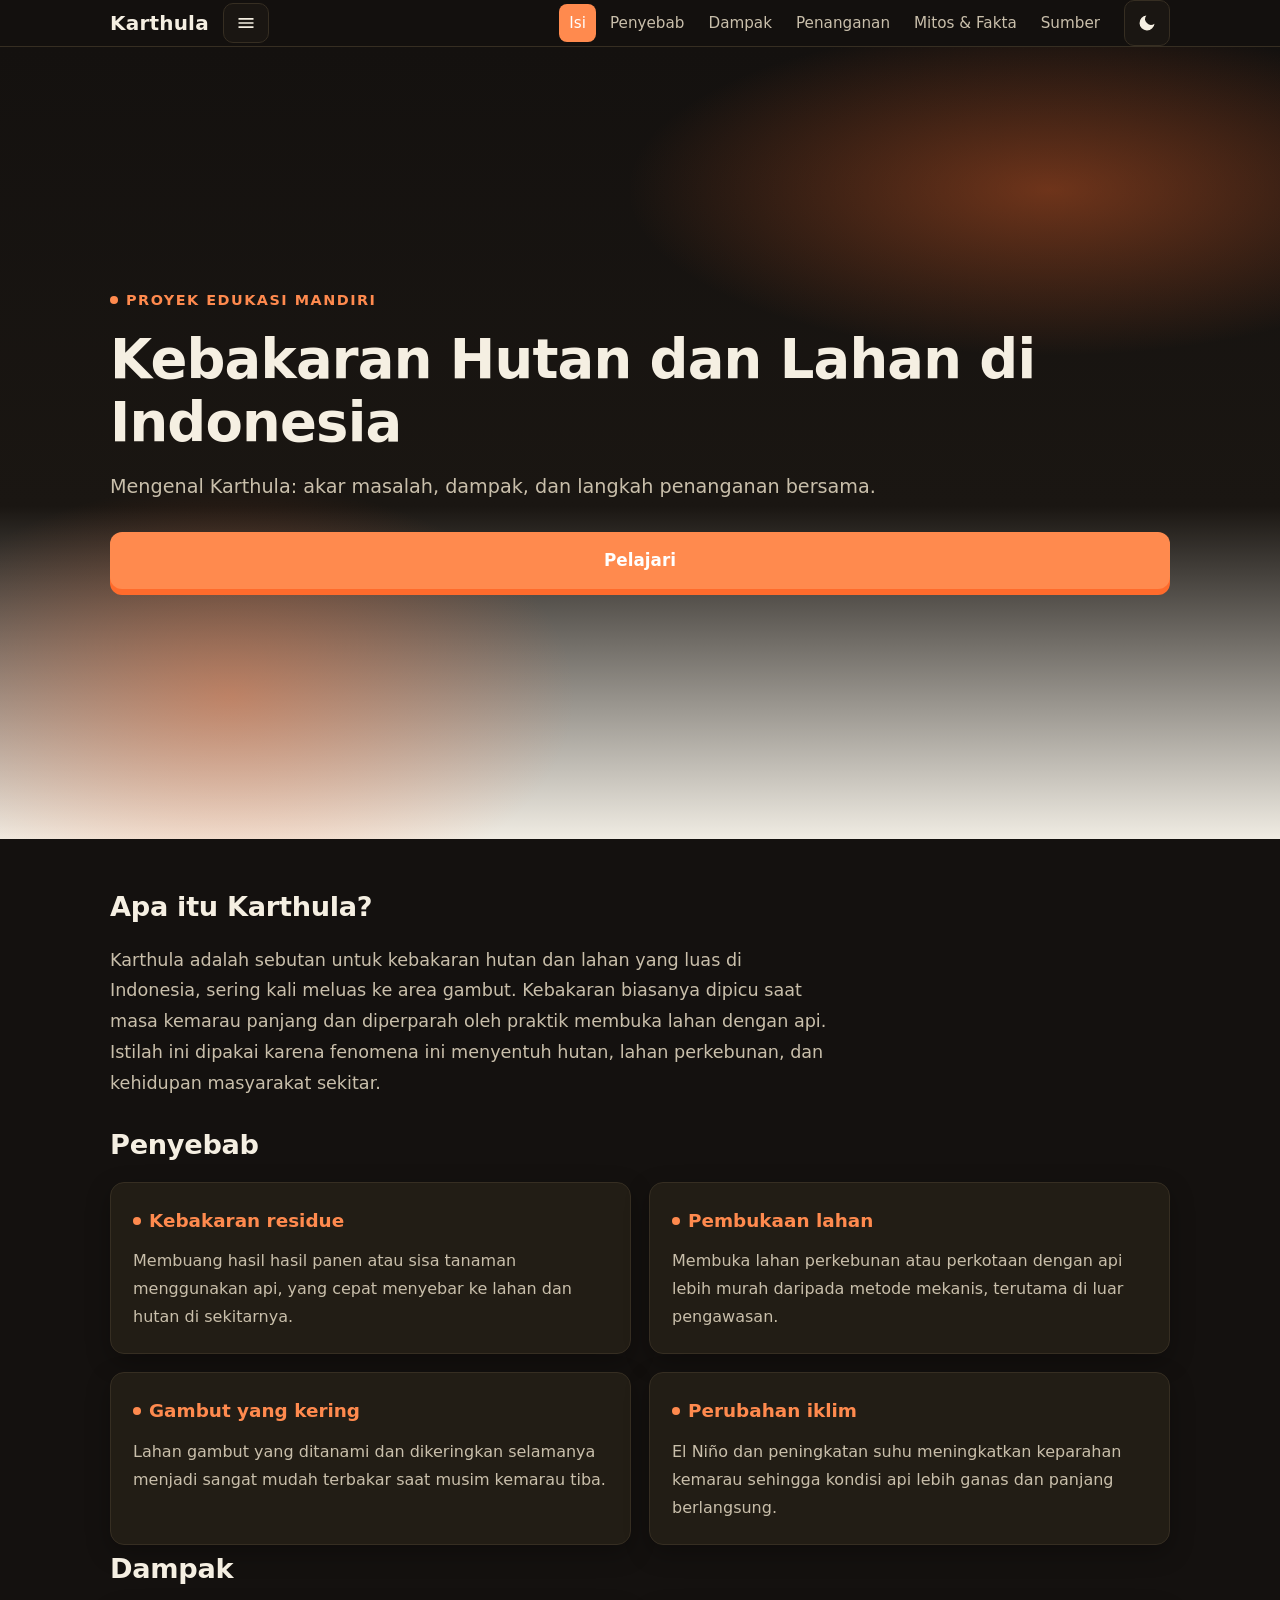
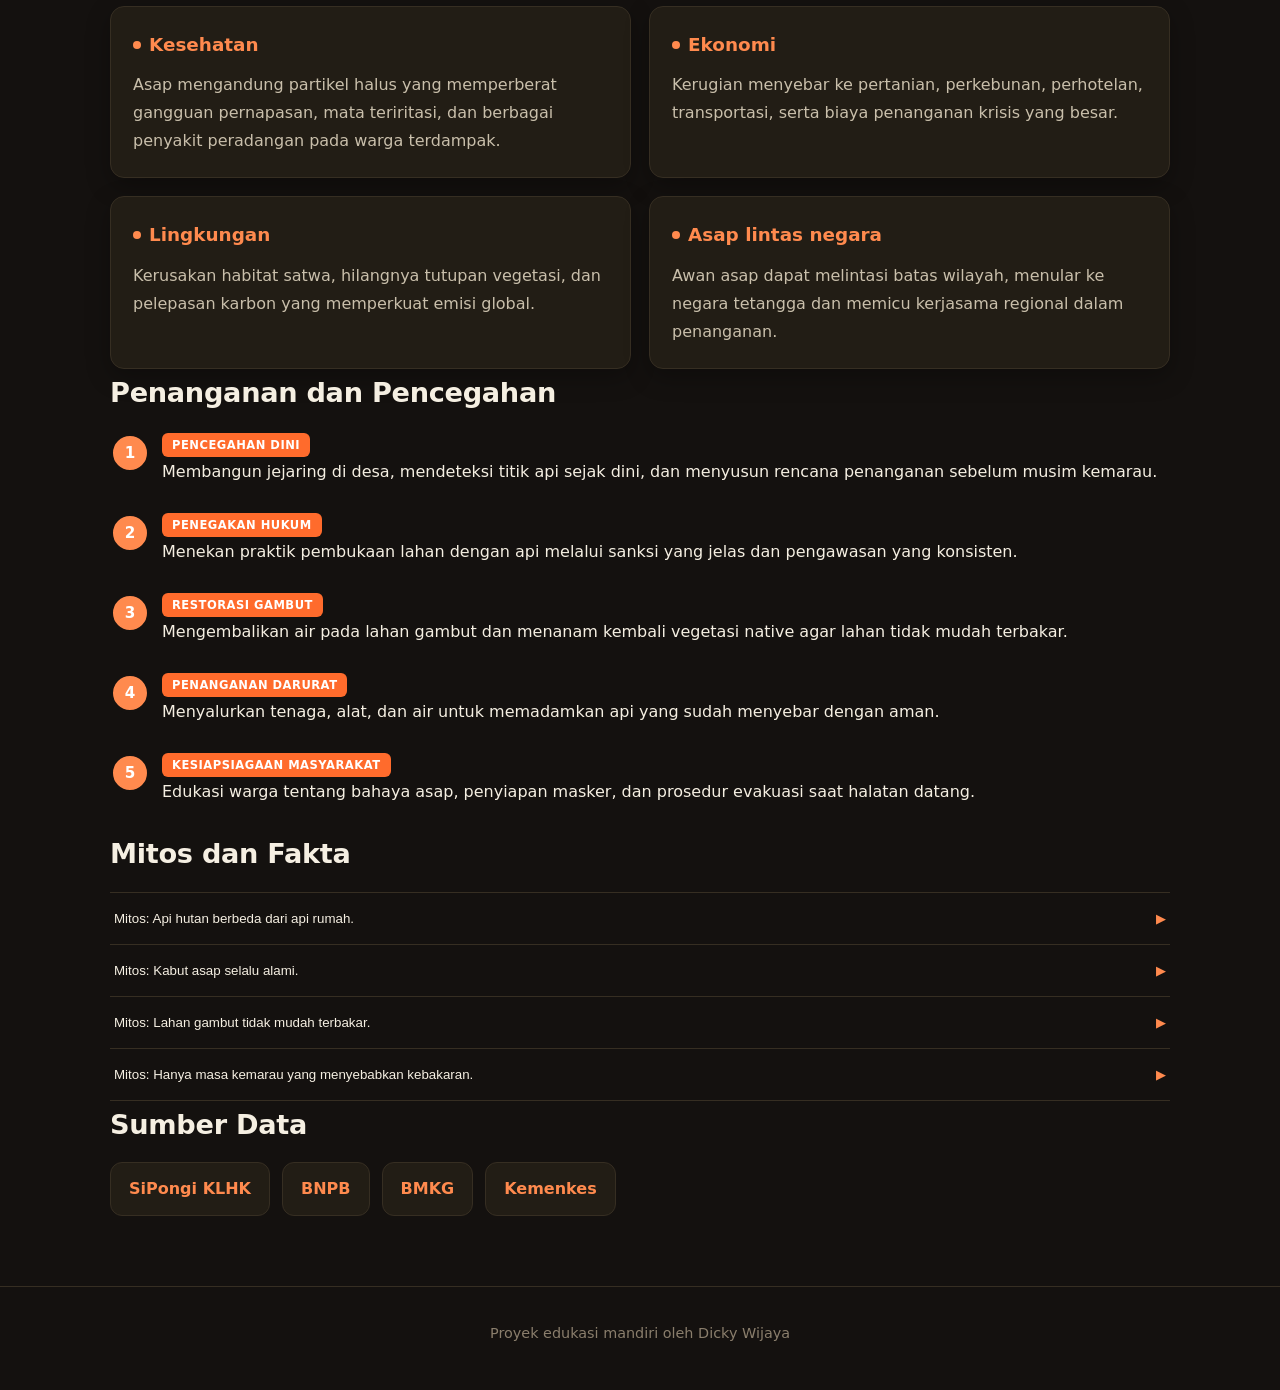
<file: index.html>
<!DOCTYPE html>
<html lang="id">
<head>
<meta charset="UTF-8">
<meta name="viewport" content="width=device-width, initial-scale=1.0">
<title>Karthula — Kebakaran Hutan dan Lahan di Indonesia</title>
<link rel="stylesheet" href="styles.css">
</head>
<body>
<div class="progress-bar" aria-hidden="true"></div>

<header class="navbar">
  <div class="container nav-inner">
    <a class="brand" href="#">Karthula</a>
    <button class="icon-btn" id="menuBtn" aria-label="Buka menu" aria-expanded="false">
      <svg class="icon" viewBox="0 0 24 24" width="24" height="24"><path d="M3 6h18v2H3zM3 11h18v2H3zM3 16h18v2H3z" fill="currentColor"/></svg>
    </button>
    <nav class="nav-links" id="navLinks">
      <a href="#isi">Isi</a>
      <a href="#penyebab">Penyebab</a>
      <a href="#dampak">Dampak</a>
      <a href="#penanganan">Penanganan</a>
      <a href="#mitos">Mitos &amp; Fakta</a>
      <a href="#sumber">Sumber</a>
    </nav>
    <button class="theme-btn" id="themeBtn" aria-label="Ganti tema" aria-pressed="false">
      <svg class="icon" viewBox="0 0 24 24" width="20" height="20"><path d="M21 12.79A9 9 0 1 1 11.21 3 7 7 0 0 0 21 12.79z" fill="currentColor"/></svg>
    </button>
  </div>
</header>

<section class="hero">
  <div class="hero-grad" aria-hidden="true"></div>
  <div class="container hero-inner">
    <p class="eyebrow"><span class="dot"></span> Proyek edukasi mandiri</p>
    <h1>Kebakaran Hutan dan Lahan di Indonesia</h1>
    <p class="lede">Mengenal Karthula: akar masalah, dampak, dan langkah penanganan bersama.</p>
    <a class="btn" href="#isi">Pelajari</a>
  </div>
</section>

<main id="isi">
  <div class="container">
    <section class="reveal reveal--1">
      <h2 class="section-title">Apa itu Karthula?</h2>
      <p class="intro">Karthula adalah sebutan untuk kebakaran hutan dan lahan yang luas di Indonesia, sering kali meluas ke area gambut. Kebakaran biasanya dipicu saat masa kemarau panjang dan diperparah oleh praktik membuka lahan dengan api. Istilah ini dipakai karena fenomena ini menyentuh hutan, lahan perkebunan, dan kehidupan masyarakat sekitar.</p>
    </section>
    <section class="reveal reveal--2" id="penyebab">
      <h2 class="section-title">Penyebab</h2>
      <div class="grid grid-2">
        <div class="card">
          <h3>Kebakaran residue</h3>
          <p>Membuang hasil hasil panen atau sisa tanaman menggunakan api, yang cepat menyebar ke lahan dan hutan di sekitarnya.</p>
        </div>
        <div class="card">
          <h3>Pembukaan lahan</h3>
          <p>Membuka lahan perkebunan atau perkotaan dengan api lebih murah daripada metode mekanis, terutama di luar pengawasan.</p>
        </div>
        <div class="card">
          <h3>Gambut yang kering</h3>
          <p>Lahan gambut yang ditanami dan dikeringkan selamanya menjadi sangat mudah terbakar saat musim kemarau tiba.</p>
        </div>
        <div class="card">
          <h3>Perubahan iklim</h3>
          <p>El Niño dan peningkatan suhu meningkatkan keparahan kemarau sehingga kondisi api lebih ganas dan panjang berlangsung.</p>
        </div>
      </div>
    </section>
    <section class="reveal reveal--1" id="dampak">
      <h2 class="section-title">Dampak</h2>
      <div class="grid grid-2">
        <div class="card">
          <h3>Kesehatan</h3>
          <p>Asap mengandung partikel halus yang memperberat gangguan pernapasan, mata teriritasi, dan berbagai penyakit peradangan pada warga terdampak.</p>
        </div>
        <div class="card">
          <h3>Ekonomi</h3>
          <p>Kerugian menyebar ke pertanian, perkebunan, perhotelan, transportasi, serta biaya penanganan krisis yang besar.</p>
        </div>
        <div class="card">
          <h3>Lingkungan</h3>
          <p>Kerusakan habitat satwa, hilangnya tutupan vegetasi, dan pelepasan karbon yang memperkuat emisi global.</p>
        </div>
        <div class="card">
          <h3>Asap lintas negara</h3>
          <p>Awan asap dapat melintasi batas wilayah, menular ke negara tetangga dan memicu kerjasama regional dalam penanganan.</p>
        </div>
      </div>
    </section>
    <section class="reveal reveal--2" id="penanganan">
      <h2 class="section-title">Penanganan dan Pencegahan</h2>
      <ol class="timeline">
        <li><div class="tl-key">Pencegahan dini</div><div>Membangun jejaring di desa, mendeteksi titik api sejak dini, dan menyusun rencana penanganan sebelum musim kemarau.</div></li>
        <li><div class="tl-key">Penegakan hukum</div><div>Menekan praktik pembukaan lahan dengan api melalui sanksi yang jelas dan pengawasan yang konsisten.</p></div>
        <li><div class="tl-key">Restorasi gambut</div><div>Mengembalikan air pada lahan gambut dan menanam kembali vegetasi native agar lahan tidak mudah terbakar.</div></li>
        <li><div class="tl-key">Penanganan darurat</div><div>Menyalurkan tenaga, alat, dan air untuk memadamkan api yang sudah menyebar dengan aman.</div></li>
        <li><div class="tl-key">Kesiapsiagaan masyarakat</div><div>Edukasi warga tentang bahaya asap, penyiapan masker, dan prosedur evakuasi saat halatan datang.</div></li>
      </ol>
    </section>
    <section class="reveal reveal--1" id="mitos">
      <h2 class="section-title">Mitos dan Fakta</h2>
      <div class="accordion">
        <div class="acc-item">
          <button class="acc-head" aria-expanded="false">Mitos: Api hutan berbeda dari api rumah. <span class="chev">▶</span></button>
          <div class="acc-body"><p>Fakta: Api hutan dan rumah sama-saya menyala. Hawa angin dan bahan bakar kering membuat api hutan sangat cepat bergerak.</p></div>
        </div>
        <div class="acc-item">
          <button class="acc-head" aria-expanded="false">Mitos: Kabut asap selalu alami. <span class="chev">▶</span></button>
          <div class="acc-body"><p>Fakta: Kabut asap yang parah kebanyakan berasal dari pembakaran lahan buatan, bukan dari proses alami saja.</p></div>
        </div>
        <div class="acc-item">
          <button class="acc-head" aria-expanded="false">Mitos: Lahan gambut tidak mudah terbakar. <span class="chev">▶</span></button>
          <div class="acc-body"><p>Fakta: Gambut yang kering dan terpapar udara adalah bahan bakar yang bahaya apabila terbakar dalam.</p></div>
        </div>
        <div class="acc-item">
          <button class="acc-head" aria-expanded="false">Mitos: Hanya masa kemarau yang menyebabkan kebakaran. <span class="chev">▶</span></button>
          <div class="acc-body"><p>Fakta: Kemarau memperparah, tetapi inisiasi api umumnya berasal dari aktivitas manusia, baik sengaja maupun tidak sengaja.</p></div>
        </div>
      </div>
    </section>
    <section class="reveal reveal--2" id="sumber">
      <h2 class="section-title">Sumber Data</h2>
      <ul class="source-list">
        <li><a href="https://sipongi.kemenhut.go.id/">SiPongi KLHK</a></li>
        <li><a href="https://bnpb.go.id/">BNPB</a></li>
        <li><a href="https://www.bmkg.go.id/">BMKG</a></li>
        <li><a href="https://www.kemkes.go.id/">Kemenkes</a></li>
      </ul>
    </section>
  </div>
</main>

<footer>
  <div class="container">
    <p class="foot-note">Proyek edukasi mandiri oleh Dicky Wijaya</p>
  </div>
</footer>

<button class="back-to-top" id="backToTop" aria-label="Kembali ke atas">▲</button>

<noscript><style>.reveal{opacity:1!important;transform:none!important}</style></noscript>
<script src="app.js" defer></script>
</body>
</html>
</file>
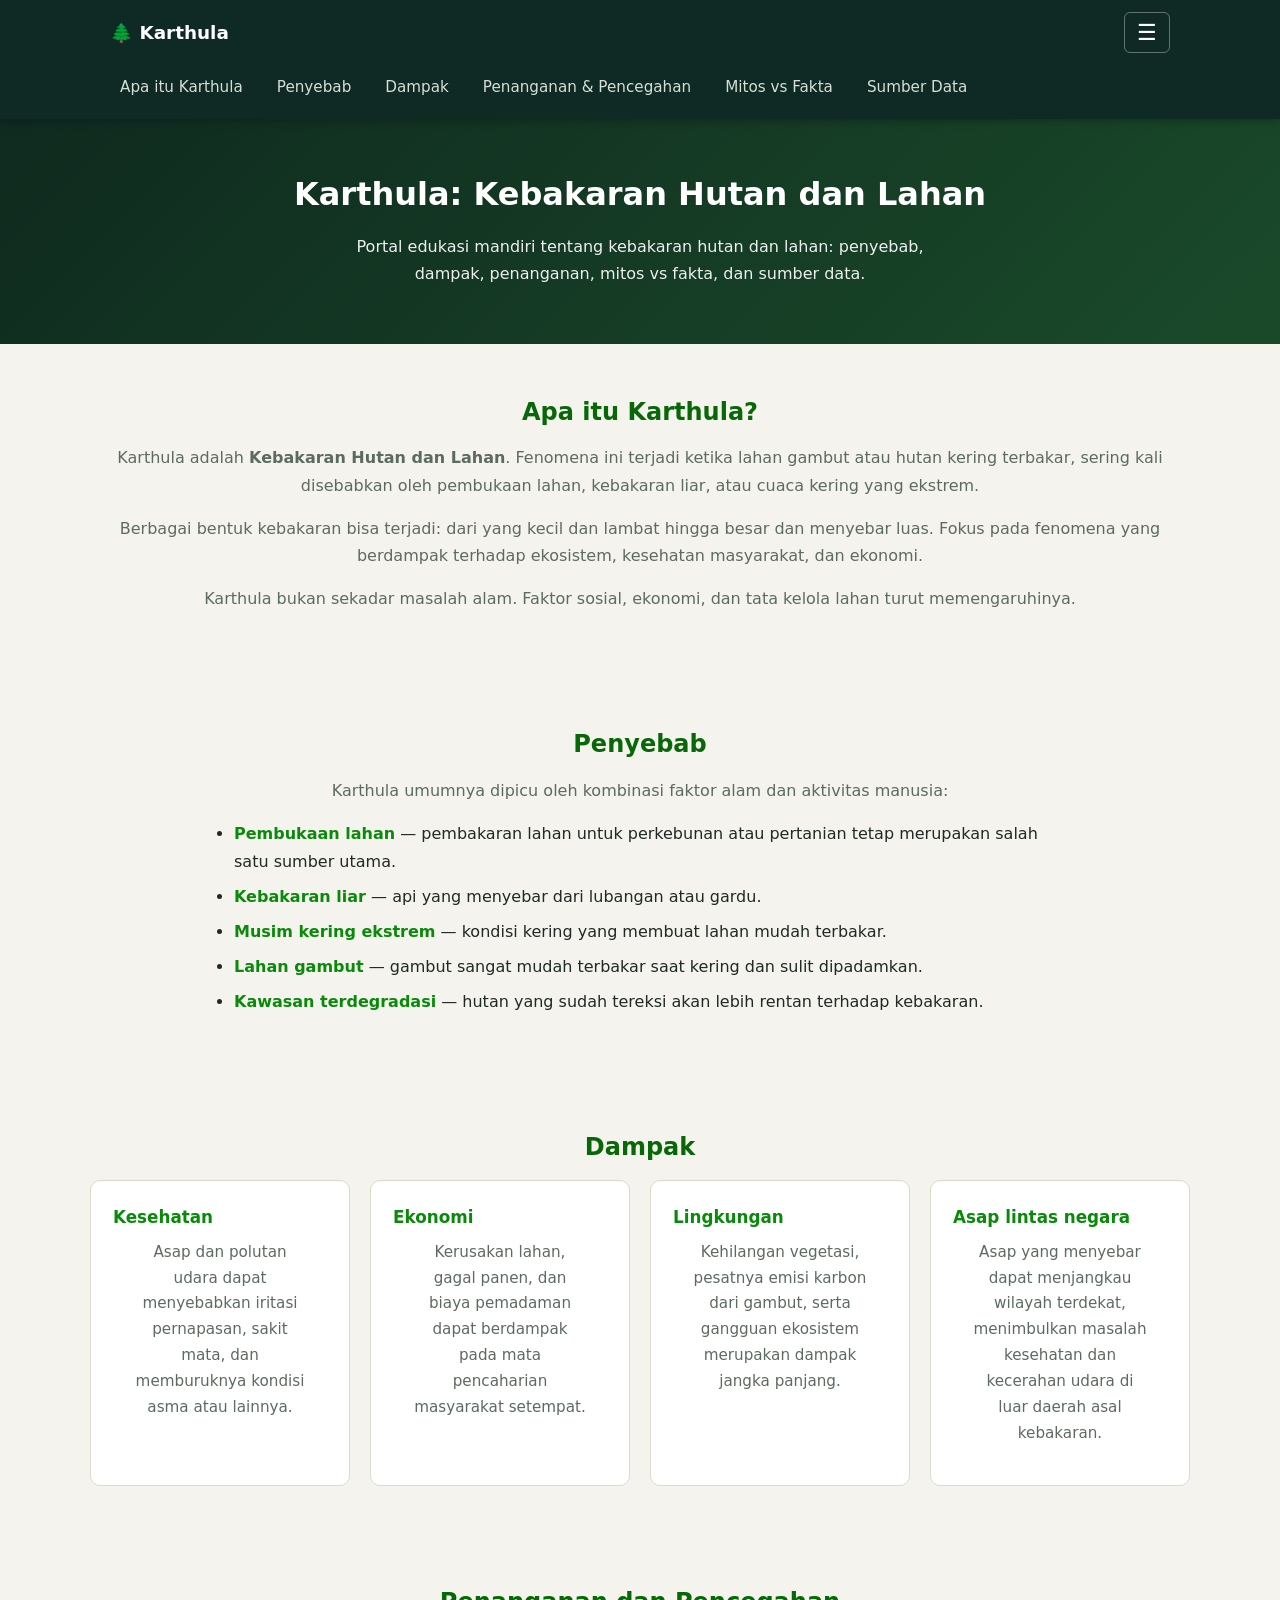
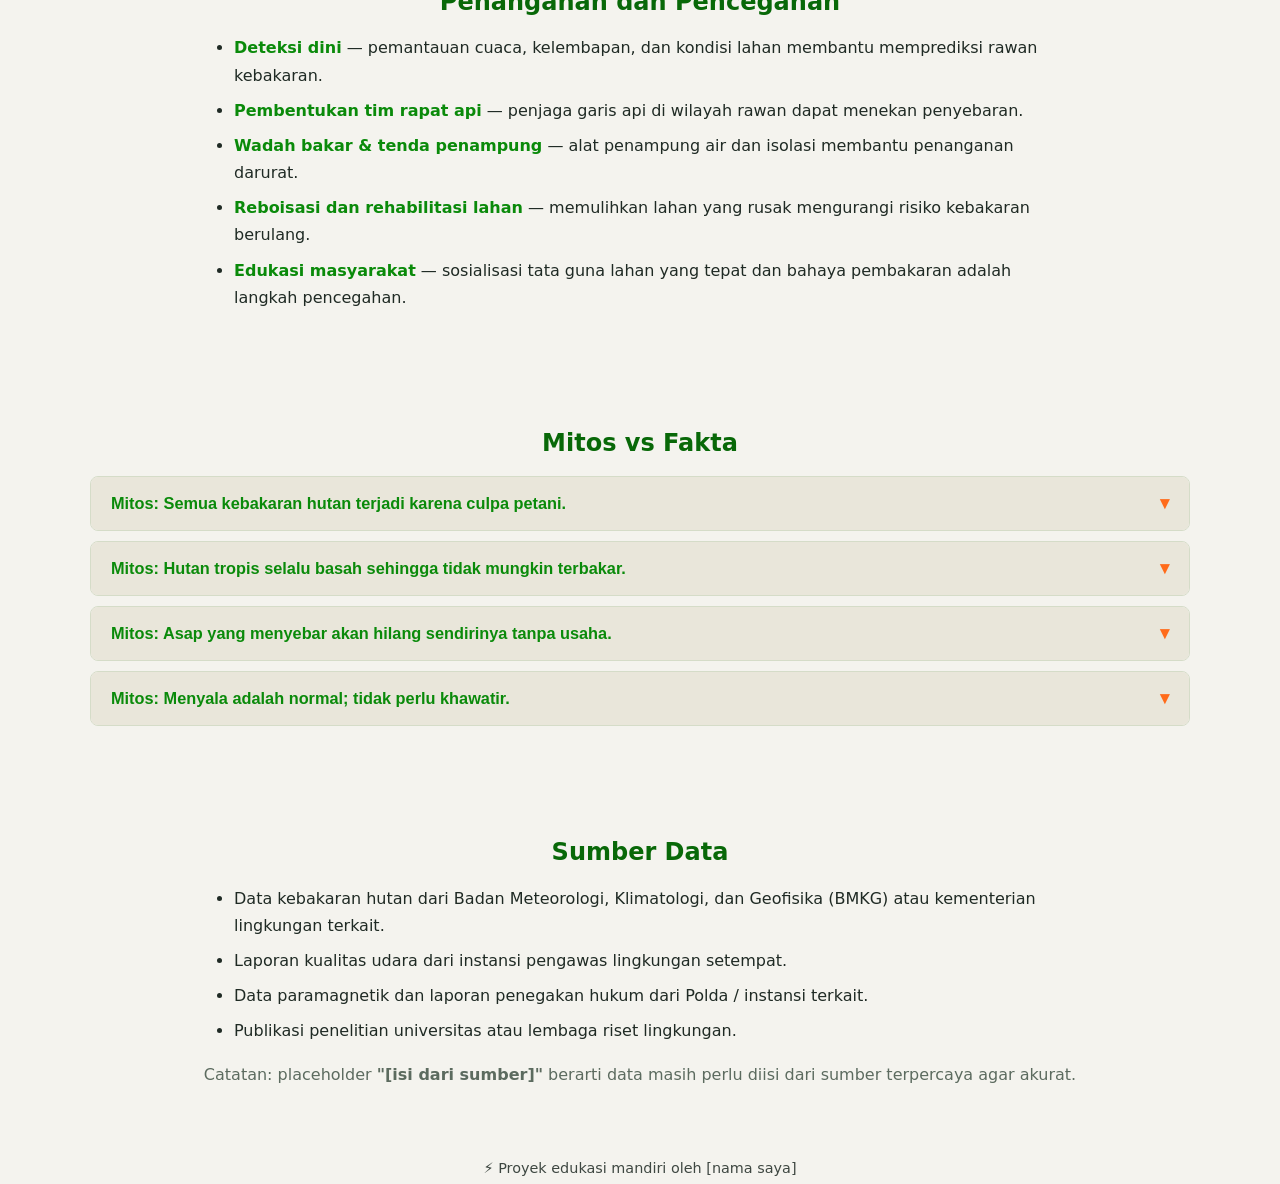
<file: site-lama/index.html>
<!DOCTYPE html>
<html lang="id">
<head>
<meta charset="UTF-8">
<meta name="viewport" content="width=device-width, initial-scale=1.0">
<title>Karthula — Kebakaran Hutan dan Lahan</title>
<meta name="description" content="Portal edukasi mandiri tentang Karthula (Kebakaran Hutan dan Lahan): penyebab, dampak, penanganan, mitos vs fakta, dan sumber data.">
<link rel="stylesheet" href="styles.css">
</head>
<body>
<header class="site-header">
<div class="container header-inner">
<a href="#beranda" class="brand">🌲 Karthula</a>
<button class="menu-toggle" id="menuToggle">☰</button>
<nav class="main-nav" id="mainNav">
<a href="#apa">Apa itu Karthula</a><a href="#penyebab">Penyebab</a><a href="#dampak">Dampak</a><a href="#penanganan">Penanganan &amp; Pencegahan</a><a href="#mitos">Mitos vs Fakta</a><a href="#sumber">Sumber Data</a>
</nav>
</div>
</header>
<main>
<section class="hero">
<h1>Karthula: Kebakaran Hutan dan Lahan</h1>
<p>Portal edukasi mandiri tentang kebakaran hutan dan lahan: penyebab, dampak, penanganan, mitos vs fakta, dan sumber data.</p>
</section>
<section class="section" id="apa">
<h2>Apa itu Karthula?</h2>
<p>Karthula adalah <strong>Kebakaran Hutan dan Lahan</strong>. Fenomena ini terjadi ketika lahan gambut atau hutan kering terbakar, sering kali disebabkan oleh pembukaan lahan, kebakaran liar, atau cuaca kering yang ekstrem.</p>
<p>Berbagai bentuk kebakaran bisa terjadi: dari yang kecil dan lambat hingga besar dan menyebar luas. Fokus pada fenomena yang berdampak terhadap ekosistem, kesehatan masyarakat, dan ekonomi.</p>
<p>Karthula bukan sekadar masalah alam. Faktor sosial, ekonomi, dan tata kelola lahan turut memengaruhinya.</p>
  </section>
<section class="section" id="penyebab">
<h2>Penyebab</h2>
<p>Karthula umumnya dipicu oleh kombinasi faktor alam dan aktivitas manusia:</p>
<ul>
<li><strong>Pembukaan lahan</strong> — pembakaran lahan untuk perkebunan atau pertanian tetap merupakan salah satu sumber utama.</li>
<li><strong>Kebakaran liar</strong> — api yang menyebar dari lubangan atau gardu.</li>
<li><strong>Musim kering ekstrem</strong> — kondisi kering yang membuat lahan mudah terbakar.</li>
<li><strong>Lahan gambut</strong> — gambut sangat mudah terbakar saat kering dan sulit dipadamkan.</li>
<li><strong>Kawasan terdegradasi</strong> — hutan yang sudah tereksi akan lebih rentan terhadap kebakaran.</li>
</ul>
</section>
<section class="section" id="dampak">
<h2>Dampak</h2>
<div class="impact-grid">
<div class="impact-card">
<h3>Kesehatan</h3>
<p>Asap dan polutan udara dapat menyebabkan iritasi pernapasan, sakit mata, dan memburuknya kondisi asma atau lainnya.</p>
</div>
<div class="impact-card">
<h3>Ekonomi</h3>
<p>Kerusakan lahan, gagal panen, dan biaya pemadaman dapat berdampak pada mata pencaharian masyarakat setempat.</p>
</div>
<div class="impact-card">
<h3>Lingkungan</h3>
<p>Kehilangan vegetasi, pesatnya emisi karbon dari gambut, serta gangguan ekosistem merupakan dampak jangka panjang.</p>
</div>
<div class="impact-card">
<h3>Asap lintas negara</h3>
<p>Asap yang menyebar dapat menjangkau wilayah terdekat, menimbulkan masalah kesehatan dan kecerahan udara di luar daerah asal kebakaran.</p>
</div>
</div>
</section>
<section class="section" id="penanganan">
<h2>Penanganan dan Pencegahan</h2>
<ul>
<li><strong>Deteksi dini</strong> — pemantauan cuaca, kelembapan, dan kondisi lahan membantu memprediksi rawan kebakaran.</li>
<li><strong>Pembentukan tim rapat api</strong> — penjaga garis api di wilayah rawan dapat menekan penyebaran.</li>
<li><strong>Wadah bakar &amp; tenda penampung</strong> — alat penampung air dan isolasi membantu penanganan darurat.</li>
<li><strong>Reboisasi dan rehabilitasi lahan</strong> — memulihkan lahan yang rusak mengurangi risiko kebakaran berulang.</li>
<li><strong>Edukasi masyarakat</strong> — sosialisasi tata guna lahan yang tepat dan bahaya pembakaran adalah langkah pencegahan.</li>
</ul>
</section>
<section class="section" id="mitos">
<h2>Mitos vs Fakta</h2>
<div class="accordion">
<div class="acc-item">
<button class="acc-header">Mitos: Semua kebakaran hutan terjadi karena culpa petani. <span class="acc-toggle">▾</span></button>
<div class="acc-content"><p>Fakta: Ada banyak faktor penyebab, mulai dari cuaca, kondisi lahan, hingga kebakaran liar. Tidak semua kasus berhubungan dengan pembukaan lahan.</p></div>
</div>
<div class="acc-item">
<button class="acc-header">Mitos: Hutan tropis selalu basah sehingga tidak mungkin terbakar. <span class="acc-toggle">▾</span></button>
<div class="acc-content"><p>Fakta: Lahan gambut saat mengering sangat rentan terbakar, dan hutan kering juga bisa terbakar pada musim kering yang ekstrem.</p></div>
</div>
<div class="acc-item">
<button class="acc-header">Mitos: Asap yang menyebar akan hilang sendirinya tanpa usaha. <span class="acc-toggle">▾</span></button>
<div class="acc-content"><p>Fakta: Asap dapat bertahan lama dan menyebar jarak jauh. Memantau kualitas udara dan mengambil langkah kesehatan yang tepat sangat diperlukan.</p></div>
</div>
<div class="acc-item">
<button class="acc-header">Mitos: Menyala adalah normal; tidak perlu khawatir. <span class="acc-toggle">▾</span></button>
<div class="acc-content"><p>Fakta: Kebakaran yang tidak terkendali dapat merusak ekosistem, kesehatan, dan ekonomi dalam waktu singkat. Pemantauan dan pencegahan tetap diperlukan.</p></div>
</div>
</div>
</section>
<section class="section" id="sumber">
<h2>Sumber Data</h2>
<ul>
<li>Data kebakaran hutan dari Badan Meteorologi, Klimatologi, dan Geofisika (BMKG) atau kementerian lingkungan terkait.</li>
<li>Laporan kualitas udara dari instansi pengawas lingkungan setempat.</li>
<li>Data paramagnetik dan laporan penegakan hukum dari Polda / instansi terkait.</li>
<li>Publikasi penelitian universitas atau lembaga riset lingkungan.</li>
</ul>
<p>Catatan: placeholder <strong>"[isi dari sumber]"</strong> berarti data masih perlu diisi dari sumber terpercaya agar akurat.</p>
</section>
</main>
<footer>
<div class="container footer-inner">
<p>⚡ Proyek edukasi mandiri oleh [nama saya]</p>
</div>
</footer>
<script src="app.js"></script>
</body>
</html>
</file>
<file: styles.css>
:root {
  --bg: #ffffff;
  --bg-elev: #f6f4ef;
  --bg-card: #ffffff;
  --text: #1a1a1a;
  --text-dim: #555555;
  --text-faint: #9a9a9a;
  --accent: #ff6b2c;
  --accent-soft: #ff8a4e;
  --accent-glow: rgba(255, 107, 44, 0.38);
  --smoke: #888888;
  --line: #e2ddd0;
  --radius: 14px;
  --shadow: 0 8px 24px rgba(0, 0, 0, 0.07);
  --font: "Segoe UI", "Noto Sans JP", system-ui, -apple-system, sans-serif;
}

/* --- Warm white (default light theme) --- */
[data-theme="light"] {
  --bg: #ffffff;
  --bg-elev: #f6f4ef;
  --bg-card: #ffffff;
  --text: #1a1a1a;
  --text-dim: #555555;
  --text-faint: #9a9a9a;
  --accent: #e05620;
  --accent-soft: #ff8a4e;
  --accent-glow: rgba(224, 86, 32, 0.28);
  --smoke: #888888;
  --line: #e2ddd0;
  --shadow: 0 8px 24px rgba(0, 0, 0, 0.07);
}

/* --- Dark warm (toggle) --- */
[data-theme="dark"] {
  --bg: #14110f;
  --bg-elev: #1a1612;
  --bg-card: #221d15;
  --text: #f5efe2;
  --text-dim: #c9bfab;
  --text-faint: #8a7e6c;
  --accent: #ff8a4e;
  --accent-soft: #ff6b2c;
  --accent-glow: rgba(255, 107, 44, 0.38);
  --smoke: #a89f8c;
  --line: #362e22;
  --shadow: 0 8px 24px rgba(0, 0, 0, 0.28);
}

* { box-sizing: border-box; margin: 0; padding: 0; }

html { scroll-behavior: smooth; }

body {
  font-family: var(--font);
  background: var(--bg);
  color: var(--text);
  line-height: 1.75;
  -webkit-font-smoothing: antialiased;
  transition: background 0.35s ease, color 0.35s ease;
  overflow-x: hidden;
}

/* ---------- Scroll progress bar ---------- */
.progress-bar {
  position: fixed;
  top: 0;
  left: 0;
  width: 0;
  height: 4px;
  background: var(--accent);
  z-index: 999;
  transition: width 0.12s ease;
}

/* ---------- Navbar ---------- */
.navbar {
  position: sticky;
  top: 0;
  z-index: 50;
  background: color-mix(in srgb, var(--bg) 88%, transparent);
  backdrop-filter: blur(12px);
  border-bottom: 1px solid var(--line);
}
.nav-inner {
  max-width: 1100px;
  margin: 0 auto;
  padding: 12px 20px;
  display: flex;
  align-items: center;
  gap: 14px;
}
.brand {
  font-weight: 800;
  font-size: 1.25rem;
  color: var(--text);
  text-decoration: none;
  letter-spacing: 0.2px;
}
.nav-links {
  display: flex;
  gap: 4px;
  margin-left: auto;
}
.nav-links a {
  color: var(--text-dim);
  text-decoration: none;
  font-size: 0.95rem;
  padding: 6px 10px;
  border-radius: 8px;
  transition: color 0.2s, background 0.2s;
}
.nav-links a:hover { color: var(--text); background: var(--bg-elev); }
.nav-links a.active {
  color: #fff;
  background: var(--accent);
}

/* ---------- Buttons (with ripple) ---------- */
.btn, .theme-btn, .icon-btn, .acc-head {
  position: relative;
  overflow: hidden;
}
.btn::after, .theme-btn::after, .icon-btn::after, .acc-head::after {
  content: "";
  position: absolute;
  inset: 0;
  background: radial-gradient(circle, rgba(255, 255, 255, 0.28) 0%, transparent 70%);
  opacity: 0;
  transition: opacity 0.3s;
  pointer-events: none;
}
.btn:active::after, .theme-btn:active::after, .icon-btn:active::after, .acc-head:active::after {
  opacity: 1;
}

.icon-btn, .theme-btn {
  background: var(--bg-elev);
  border: 1px solid var(--line);
  color: var(--text);
  border-radius: 10px;
  padding: 9px 12px;
  cursor: pointer;
  display: flex;
  align-items: center;
  justify-content: center;
  transition: background 0.2s, border-color 0.2s;
}
.icon-btn:hover, .theme-btn:hover { background: var(--bg-card); border-color: var(--accent-soft); }
.icon-btn .icon, .theme-btn .icon { width: 20px; height: 20px; }

/* ---------- Buttons ---------- */
.btn {
  display: inline-block;
  background: var(--accent);
  color: #fff;
  font-weight: 700;
  font-size: 1.05rem;
  padding: 14px 26px;
  border-radius: 12px;
  text-decoration: none;
  border: none;
  cursor: pointer;
  box-shadow: 0 6px 0 var(--accent-soft);
  transition: transform 0.15s, box-shadow 0.15s, background 0.2s;
}
.btn:hover { background: #ff7d3d; }
.btn:active {
  transform: translateY(4px);
  box-shadow: 0 2px 0 var(--accent-soft);
}

.theme-btn {
  min-width: 46px;
  min-height: 46px;
  padding: 8px 10px;
  font-size: 0;
}

/* ---------- Hero ---------- */
.hero {
  position: relative;
  min-height: 88vh;
  display: flex;
  align-items: center;
  overflow: hidden;
}
.hero-grad {
  position: absolute;
  inset: 0;
  background:
    radial-gradient(55% 35% at 82% 18%, var(--accent-glow), transparent 60%),
    radial-gradient(45% 45% at 18% 82%, var(--accent-glow), transparent 60%),
    linear-gradient(180deg, var(--bg) 0%, var(--bg-elev) 58%, #f0ece3 100%);
  pointer-events: none;
}
.hero-inner {
  position: relative;
  z-index: 2;
  max-width: 780px;
  margin: 0 auto;
  padding: 24px 20px 64px;
}
.eyebrow {
  color: var(--accent);
  font-weight: 700;
  font-size: 0.9rem;
  letter-spacing: 1.5px;
  text-transform: uppercase;
  display: flex;
  align-items: center;
  gap: 8px;
  margin-bottom: 16px;
}
.eyebrow .dot { width: 8px; height: 8px; border-radius: 50%; background: var(--accent); }
.hero h1 {
  font-size: clamp(2.1rem, 6.5vw, 3.4rem);
  line-height: 1.15;
  letter-spacing: -0.8px;
  margin-bottom: 16px;
}
.lede {
  font-size: 1.2rem;
  color: var(--text-dim);
  margin-bottom: 28px;
}
.hero .btn { width: 100%; text-align: center; }

/* ---------- Sections ---------- */
main { padding: 44px 0 70px; }
.container {
  max-width: 1100px;
  margin: 0 auto;
  padding: 0 20px;
}
.section-title {
  font-size: 1.7rem;
  margin-bottom: 14px;
  letter-spacing: -0.3px;
}
.intro {
  font-size: 1.1rem;
  color: var(--text-dim);
  max-width: 720px;
  margin-bottom: 22px;
}

/* ---------- Reveal / fade-in ---------- */
.reveal {
  opacity: 0;
  transform: translateY(24px);
  transition: opacity 0.7s ease, transform 0.7s ease;
}
.reveal--1 { transition-delay: 0.05s; }
.reveal--2 { transition-delay: 0.14s; }
.reveal--in { opacity: 1; transform: none; }

/* ---------- Cards / grid ---------- */
.grid {
  display: grid;
  gap: 18px;
}
.grid-2 { grid-template-columns: 1fr 1fr; }
@media (max-width: 720px) { .grid-2 { grid-template-columns: 1fr; } }

.card {
  background: var(--bg-card);
  border: 1px solid var(--line);
  border-radius: var(--radius);
  padding: 22px;
  box-shadow: var(--shadow);
  transition: transform 0.25s, box-shadow 0.25s, border-color 0.25s;
}
.card:hover {
  transform: translateY(-4px);
  box-shadow: 0 14px 34px rgba(0, 0, 0, 0.10);
  border-color: var(--accent-soft);
}
.card h3 {
  font-size: 1.15rem;
  margin-bottom: 10px;
  color: var(--accent);
  display: flex;
  align-items: center;
  gap: 8px;
}
.card h3::before {
  content: "";
  display: inline-block;
  width: 8px;
  height: 8px;
  border-radius: 50%;
  background: var(--accent);
  flex-shrink: 0;
}
.card p { color: var(--text-dim); }

/* ---------- Timeline ---------- */
.timeline {
  list-style: none;
  counter-reset: tl;
  margin-top: 12px;
}
.timeline li {
  position: relative;
  padding: 0 0 24px 52px;
}
.timeline li::before {
  counter-increment: tl;
  content: counter(tl);
  position: absolute;
  left: 0;
  top: 3px;
  width: 34px;
  height: 34px;
  border-radius: 50%;
  background: var(--accent);
  color: #fff;
  font-weight: 800;
  display: flex;
  align-items: center;
  justify-content: center;
  font-size: 0.95rem;
  border: 3px solid var(--bg);
}
.tl-key {
  display: inline-block;
  background: var(--accent-soft);
  color: #fff;
  font-size: 0.72rem;
  font-weight: 800;
  padding: 2px 10px;
  border-radius: 6px;
  text-transform: uppercase;
  letter-spacing: 0.5px;
}
.timeline p { color: var(--text-dim); }

/* ---------- Accordion ---------- */
.accordion { border-top: 1px solid var(--line); }
.acc-item { border-bottom: 1px solid var(--line); }
.acc-head {
  width: 100%;
  background: none;
  border: none;
  color: var(--text);
  text-align: left;
  padding: 18px 4px;
  cursor: pointer;
  display: flex;
  justify-content: space-between;
  align-items: center;
}
.acc-head .chev {
  transition: transform 0.3s ease;
  color: var(--accent);
  margin-left: 8px;
}
.acc-item[aria-expanded="true"] .chev { transform: rotate(45deg); }
.acc-body {
  max-height: 0;
  overflow: hidden;
  transition: max-height 0.35s ease;
}
.acc-body p { color: var(--text-dim); padding: 0 4px 18px; }

/* ---------- Sources ---------- */
.source-list {
  list-style: none;
  display: flex;
  flex-wrap: wrap;
  gap: 12px;
}
.source-list li {
  background: var(--bg-card);
  border: 1px solid var(--line);
  border-radius: 12px;
  padding: 12px 18px;
  transition: transform 0.2s, border-color 0.2s;
}
.source-list li:hover { transform: translateY(-2px); border-color: var(--accent-soft); }
.source-list a {
  color: var(--accent);
  text-decoration: none;
  font-weight: 600;
}
.source-list a:hover { text-decoration: underline; }

/* ---------- Footer ---------- */
footer {
  border-top: 1px solid var(--line);
  padding: 34px 0 44px;
  text-align: center;
}
.foot-note {
  color: var(--text-faint);
  font-size: 0.9rem;
}

/* ---------- Back to top ---------- */
.back-to-top {
  position: fixed;
  bottom: 24px;
  right: 24px;
  width: 48px;
  height: 48px;
  border-radius: 50%;
  border: 1px solid var(--line);
  background: var(--bg-elev);
  color: var(--text);
  cursor: pointer;
  display: flex;
  align-items: center;
  justify-content: center;
  z-index: 50;
  transition: transform 0.25s, background 0.25s, border-color 0.25s, opacity 0.25s;
  opacity: 0;
  pointer-events: none;
  font-size: 1.2rem;
}
.back-to-top.visible { opacity: 1; pointer-events: auto; }
.back-to-top:hover {
  background: var(--accent);
  border-color: var(--accent);
  color: #fff;
  transform: translateY(-5px);
}

/* ---------- Reduced motion ---------- */
@media (prefers-reduced-motion: reduce) {
  * { animation: none !important; transition: none !important; }
  .reveal { opacity: 1 !important; transform: none !important; }
  .back-to-top { transition: none; }
}

/* ---------- Responsive ---------- */
@media (max-width: 820px) {
  .nav-links {
    position: fixed;
    inset: 0 0 0 100%;
    top: 0;
    flex-direction: column;
    background: var(--bg-elev);
    padding: 80px 20px 20px;
    gap: 2px;
    transition: inset 0.3s ease;
  }
  .nav-links a { display: block; }
  .nav-links.open { inset: 0 0 0 0; }
  .icon-btn[aria-expanded="true"] .icon { transform: rotate(90deg); }

  .back-to-top {
    bottom: 16px;
    right: 16px;
    width: 44px;
    height: 44px;
  }
}
</file>
<file: site-lama/styles.css>
/* =============================
   Karthula — Kebakaran Hutan dan Lahan
   ============================= */

:root {
  --bg: #f4f3ee;
  --bg-alt: #e9e6da;
  --ink: #1f2a24;
  --muted: #5c6b5f;
  --green: #0db80b;
  --green-dark: #0a8a0a;
  --green-deep: #086808;
  --fire: #ff6b1a;
  --fire-dark: #c44a00;
  --card: #ffffff;
  --line: #d5dcc8;
  --footer-bg: #0f2a24;
  --footer-text: #d4e0d4;
}

* { box-sizing: border-box; margin: 0; padding: 0; }

html { scroll-behavior: smooth; }

body {
  font-family: "Segoe UI", "Noto Sans", system-ui, sans-serif;
  background: var(--bg);
  color: var(--ink);
  line-height: 1.7;
  font-size: 16px;
}

img { max-width: 100%; display: block; }

a { color: var(--green-dark); text-decoration: none; }
a:hover { color: var(--fire); text-decoration: underline; }

/* Header */
.site-header {
  background: var(--footer-bg);
  color: #fff;
  padding: 12px 0;
  position: sticky;
  top: 0;
  z-index: 100;
  box-shadow: 0 2px 8px rgba(0,0,0,.25);
}

.header-inner {
  max-width: 1100px;
  margin: 0 auto;
  padding: 0 20px;
  display: flex;
  align-items: center;
  justify-content: space-between;
  gap: 16px;
  flex-wrap: wrap;
}

.brand {
  font-size: 1.15rem;
  font-weight: 700;
  color: #fff;
  text-decoration: none;
}

.menu-toggle {
  background: transparent;
  border: 1px solid rgba(255,255,255,.35);
  color: #fff;
  font-size: 1.4rem;
  padding: 6px 12px;
  border-radius: 6px;
  cursor: pointer;
}

.main-nav {
  display: flex;
  gap: 14px;
  flex-wrap: wrap;
}

.main-nav a {
  color: var(--footer-text);
  padding: 6px 10px;
  border-radius: 6px;
  font-size: .95rem;
}

.main-nav a:hover { color: #fff; background: rgba(255,255,255,.1); }

/* Hero */
.hero {
  background: linear-gradient(135deg, #0f2a1f, #1a4a2a);
  color: #fff;
  padding: 48px 20px 56px;
  text-align: center;
}

.hero h1 {
  font-size: 2rem;
  color: #fff;
  margin-bottom: 12px;
}

.hero > p {
  max-width: 640px;
  margin: 0 auto;
  opacity: .92;
}

/* Sections */
.section {
  padding: 48px 20px;
}

.section h2 {
  text-align: center;
  font-size: 1.5rem;
  color: var(--green-deep);
  margin-bottom: 12px;
}

.section > p,
.section > ul,
.section > .impact-grid {
  max-width: 1100px;
  margin: 0 auto;
}

.section p {
  text-align: center;
  color: var(--muted);
  margin-bottom: 16px;
  padding: 0 20px;
}

/* Content list */
.section ul {
  max-width: 860px;
  margin: 12px auto 16px;
  padding-left: 24px;
  text-align: left;
}

.section li {
  margin-bottom: 8px;
}

.section li strong {
  color: var(--green-dark);
}

/* Impact grid */
.impact-grid {
  display: grid;
  grid-template-columns: repeat(auto-fit, minmax(260px, 1fr));
  gap: 20px;
}

.impact-card {
  background: var(--card);
  border: 1px solid var(--line);
  border-radius: 10px;
  padding: 22px;
}

.impact-card h3 {
  color: var(--green-dark);
  margin-bottom: 8px;
  font-size: 1.05rem;
}

.impact-card p {
  color: var(--muted);
  font-size: .95rem;
}

/* Accordion */
.accordion {
  max-width: 1100px;
  margin: 0 auto;
}

.acc-item {
  border: 1px solid var(--line);
  border-radius: 8px;
  margin-bottom: 10px;
  overflow: hidden;
}

.acc-header {
  width: 100%;
  text-align: left;
  padding: 16px 20px;
  font-size: 1.02rem;
  font-weight: 600;
  color: var(--green-dark);
  background: var(--bg-alt);
  border: none;
  cursor: pointer;
  display: flex;
  justify-content: space-between;
  align-items: center;
  gap: 12px;
}

.acc-header .acc-toggle {
  color: var(--fire);
  font-size: 1.1rem;
  transition: transform .2s;
}

.acc-item.open .acc-header .acc-toggle { transform: rotate(180deg); }

.acc-content {
  max-height: 0;
  overflow: hidden;
  transition: max-height .3s ease;
}

.acc-item.open .acc-content {
  max-height: 500px;
}

.acc-content p {
  padding: 0 20px 16px;
  color: var(--muted);
  font-size: .95rem;
}

/* Sumber Data */
.sumber ul {
  max-width: 860px;
  padding-left: 24px;
  text-align: left;
  margin: 8px auto 12px;
}

.sumber li { margin-bottom: 6px; }

/* Footer */
.site-footer {
  background: var(--footer-bg);
  color: var(--footer-text);
  padding: 32px 0 24px;
}

.footer-inner {
  max-width: 1100px;
  margin: 0 auto;
  padding: 0 20px;
  text-align: center;
}

.footer-inner p {
  font-size: .9rem;
  opacity: .85;
  margin: 4px 0;
}

/* Mobile */
@media (max-width: 820px) {
  .header-inner { flex-direction: column; align-items: flex-start; }
  .main-nav { width: 100%; display: none; }
  .main-nav.open { display: flex; }
  .main-nav.closed { display: none; }
  .main-nav a { padding: 4px 8px; font-size: .9rem; }
  .hero { padding: 36px 16px 44px; }
  .hero h1 { font-size: 1.7rem; }
  .hero > p { font-size: .95rem; }
}

@media (max-width: 600px) {
  .section { padding: 32px 16px; }
  .impact-grid { grid-template-columns: 1fr; }
}
</file>
